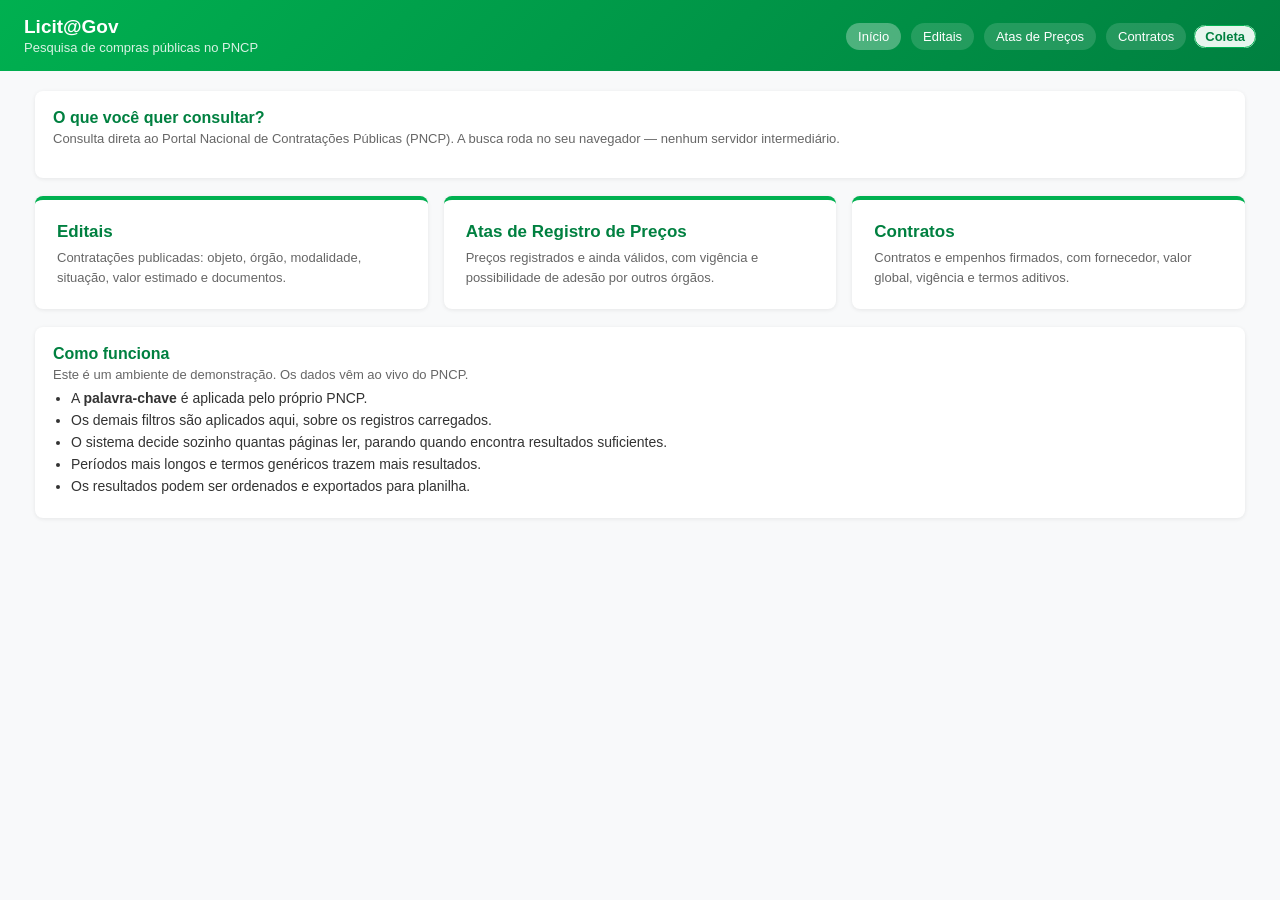
<file: index.html>
<!DOCTYPE html>
<html lang="pt-BR">
<head>
<meta charset="UTF-8">
<meta name="viewport" content="width=device-width, initial-scale=1.0">
<title>Licit@Gov — Pesquisa PNCP</title>
<link rel="stylesheet" href="css/estilo.css">
</head>
<body>

<header class="topo">
    <h1>Licit@Gov <small>Pesquisa de compras públicas no PNCP</small></h1>
    <nav>
        <a href="index.html" class="ativo">Início</a>
        <a href="editais.html">Editais</a>
        <a href="atas.html">Atas de Preços</a>
        <a href="contratos.html">Contratos</a>
        <a href="coleta.html" id="link-coleta">Coleta</a>
    </nav>
</header>

<main>

    <div class="card">
        <h2>O que você quer consultar?</h2>
        <p class="sub">
            Consulta direta ao Portal Nacional de Contratações Públicas (PNCP).
            A busca roda no seu navegador — nenhum servidor intermediário.
        </p>
    </div>

    <div class="cartoes">
        <a class="cartao" href="editais.html">
            <h3>Editais</h3>
            <p>
                Contratações publicadas: objeto, órgão, modalidade, situação,
                valor estimado e documentos.
            </p>
        </a>

        <a class="cartao" href="atas.html">
            <h3>Atas de Registro de Preços</h3>
            <p>
                Preços registrados e ainda válidos, com vigência e possibilidade
                de adesão por outros órgãos.
            </p>
        </a>

        <a class="cartao" href="contratos.html">
            <h3>Contratos</h3>
            <p>
                Contratos e empenhos firmados, com fornecedor, valor global,
                vigência e termos aditivos.
            </p>
        </a>
    </div>

    <div class="card" style="margin-top:18px">
        <h2>Como funciona</h2>
        <p class="sub" style="margin-bottom:8px">
            Este é um ambiente de demonstração. Os dados vêm ao vivo do PNCP.
        </p>
        <ul class="docs">
            <li>A <strong>palavra-chave</strong> é aplicada pelo próprio PNCP.</li>
            <li>Os demais filtros são aplicados aqui, sobre os registros carregados.</li>
            <li>O sistema decide sozinho quantas páginas ler, parando quando encontra resultados suficientes.</li>
            <li>Períodos mais longos e termos genéricos trazem mais resultados.</li>
            <li>Os resultados podem ser ordenados e exportados para planilha.</li>
        </ul>
    </div>

</main>

<script src="js/coleta.js"></script>
<script>atualizarNavColeta();</script>
<script src="js/topo.js"></script>
</body>
</html>
</file>
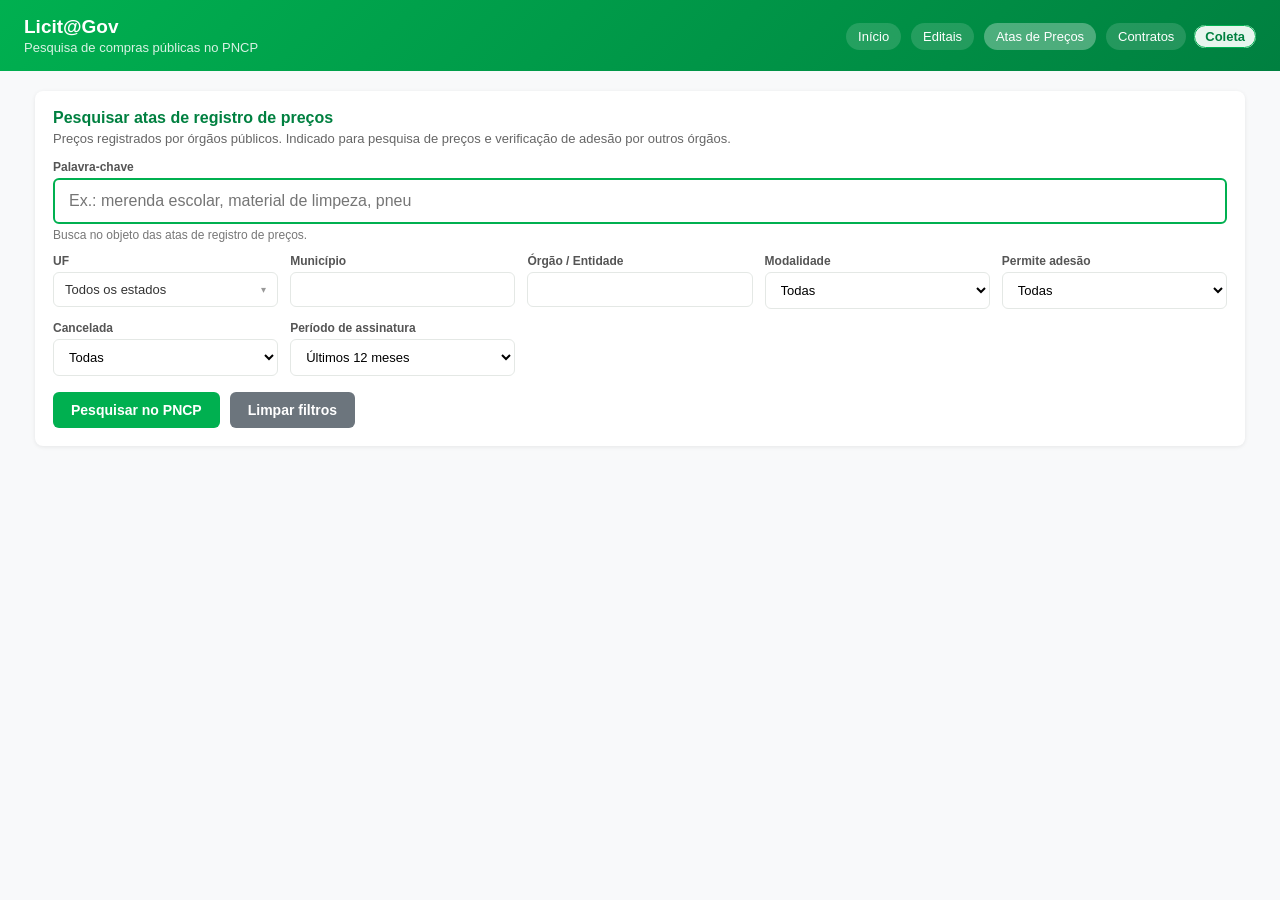
<file: atas.html>
<!DOCTYPE html>
<html lang="pt-BR">
<head>
<meta charset="UTF-8">
<meta name="viewport" content="width=device-width, initial-scale=1.0">
<title>Atas de Registro de Preços — Licit@Gov</title>
<link rel="stylesheet" href="css/estilo.css">
</head>
<body>

<header class="topo">
    <h1>Licit@Gov <small>Pesquisa de compras públicas no PNCP</small></h1>
    <nav>
        <a href="index.html">Início</a>
        <a href="editais.html">Editais</a>
        <a href="atas.html" class="ativo">Atas de Preços</a>
        <a href="contratos.html">Contratos</a>
        <a href="coleta.html" id="link-coleta">Coleta</a>
    </nav>
</header>

<main>

    <div class="card">
        <h2>Pesquisar atas de registro de preços</h2>
        <p class="sub">
            Preços registrados por órgãos públicos. Indicado para pesquisa de preços
            e verificação de adesão por outros órgãos.
        </p>

        <form id="form-filtros">
            <div id="filtros"></div>

            <div class="acoes">
                <button type="submit">Pesquisar no PNCP</button>
                <button type="button" class="sec" id="btn-limpar">Limpar filtros</button>
            </div>
        </form>
    </div>

</main>

<script src="js/filtros.js"></script>
<script>renderizarFiltros('ata');</script>

<script src="js/coleta.js"></script>
<script>atualizarNavColeta();</script>
<script src="js/topo.js"></script>
<script src="js/retomar.js"></script>
</body>
</html>
</file>
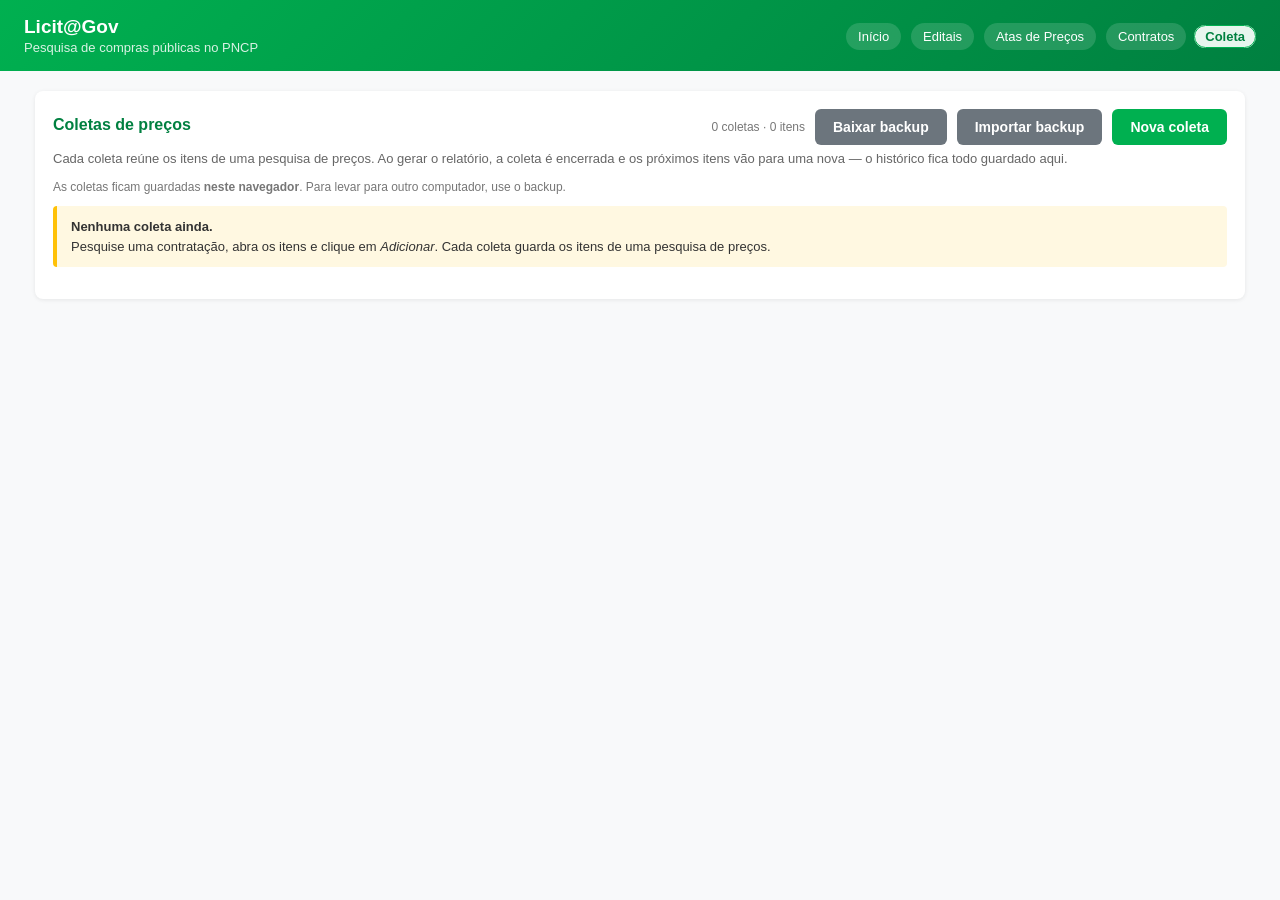
<file: coleta.html>
<!DOCTYPE html>
<html lang="pt-BR">
<head>
<meta charset="UTF-8">
<meta name="viewport" content="width=device-width, initial-scale=1.0">
<title>Coletas de preços — Licit@Gov</title>
<link rel="stylesheet" href="css/estilo.css">
</head>
<body>

<header class="topo">
    <h1>Licit@Gov <small>Pesquisa de compras públicas no PNCP</small></h1>
    <nav>
        <a href="index.html">Início</a>
        <a href="editais.html">Editais</a>
        <a href="atas.html">Atas de Preços</a>
        <a href="contratos.html">Contratos</a>
        <a href="coleta.html" id="link-coleta">Coleta</a>
    </nav>
</header>

<main>

    <div class="card">
        <div class="linha">
            <h2>Coletas de preços</h2>
            <span class="espaco"></span>
            <span id="resumo-geral" class="mudo"></span>
            <button class="sec" id="btnBackup">Baixar backup</button>
            <button class="sec" id="btnImportar">Importar backup</button>
            <button id="btnNovaColeta">Nova coleta</button>
        </div>

        <input type="file" id="arquivoBackup" accept=".json,application/json" hidden>

        <p class="sub" style="margin-top: 6px">
            Cada coleta reúne os itens de uma pesquisa de preços. Ao gerar o
            relatório, a coleta é encerrada e os próximos itens vão para uma
            nova — o histórico fica todo guardado aqui.
        </p>

        <p class="mudo" style="margin-top: 4px">
            As coletas ficam guardadas <strong>neste navegador</strong>. Para
            levar para outro computador, use o backup.
        </p>

        <div id="aviso"></div>
        <div id="lista"></div>
    </div>

</main>

<script src="js/relatorio.js"></script>
<script src="js/coleta.js"></script>
<script src="js/coleta-pagina.js"></script>

<script src="js/topo.js"></script>
<script src="js/retomar.js"></script>
</body>
</html>
</file>
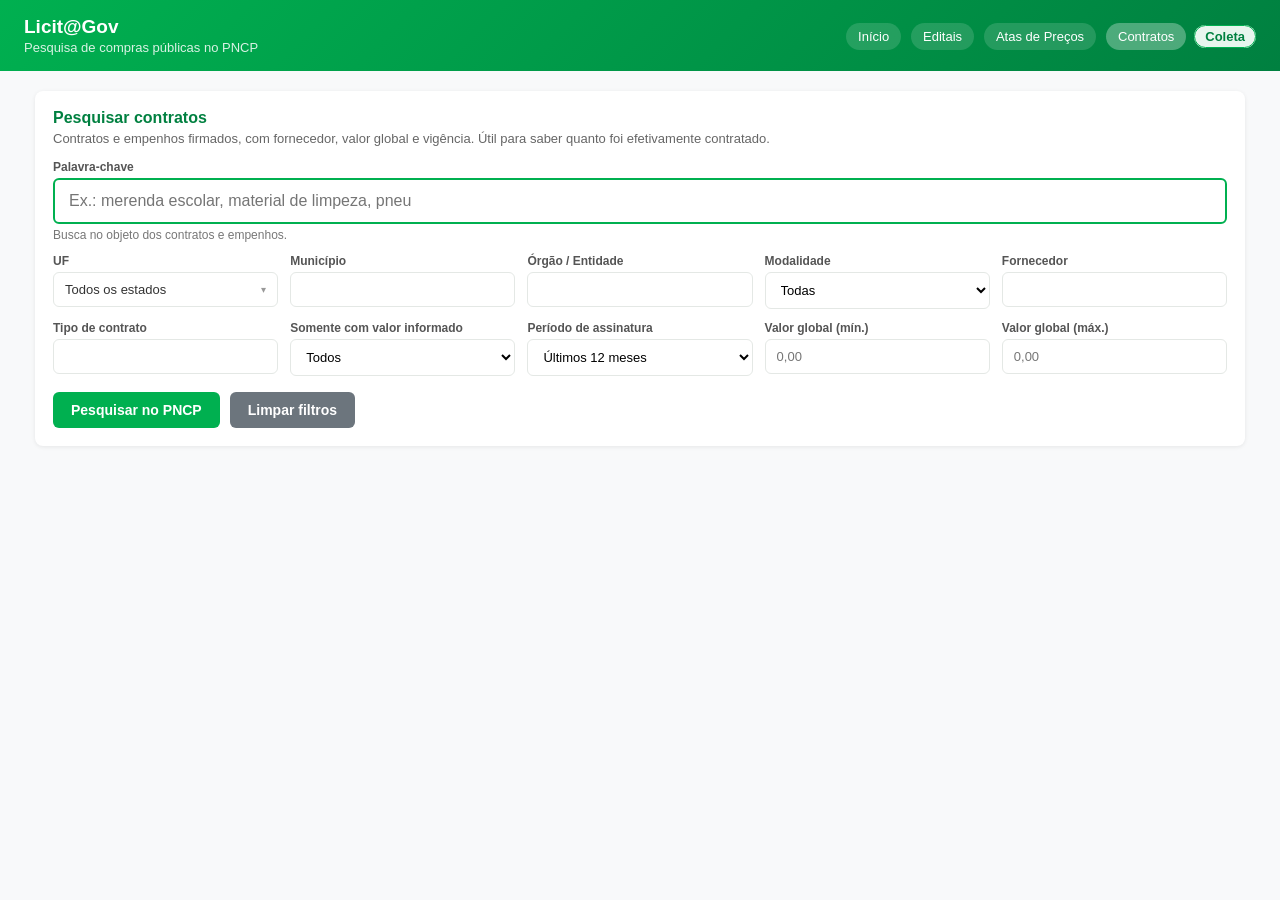
<file: contratos.html>
<!DOCTYPE html>
<html lang="pt-BR">
<head>
<meta charset="UTF-8">
<meta name="viewport" content="width=device-width, initial-scale=1.0">
<title>Contratos — Licit@Gov</title>
<link rel="stylesheet" href="css/estilo.css">
</head>
<body>

<header class="topo">
    <h1>Licit@Gov <small>Pesquisa de compras públicas no PNCP</small></h1>
    <nav>
        <a href="index.html">Início</a>
        <a href="editais.html">Editais</a>
        <a href="atas.html">Atas de Preços</a>
        <a href="contratos.html" class="ativo">Contratos</a>
        <a href="coleta.html" id="link-coleta">Coleta</a>
    </nav>
</header>

<main>

    <div class="card">
        <h2>Pesquisar contratos</h2>
        <p class="sub">
            Contratos e empenhos firmados, com fornecedor, valor global e vigência.
            Útil para saber quanto foi efetivamente contratado.
        </p>

        <form id="form-filtros">
            <div id="filtros"></div>

            <div class="acoes">
                <button type="submit">Pesquisar no PNCP</button>
                <button type="button" class="sec" id="btn-limpar">Limpar filtros</button>
            </div>
        </form>
    </div>

</main>

<script src="js/filtros.js"></script>
<script>renderizarFiltros('contrato');</script>

<script src="js/coleta.js"></script>
<script>atualizarNavColeta();</script>
<script src="js/topo.js"></script>
<script src="js/retomar.js"></script>
</body>
</html>
</file>
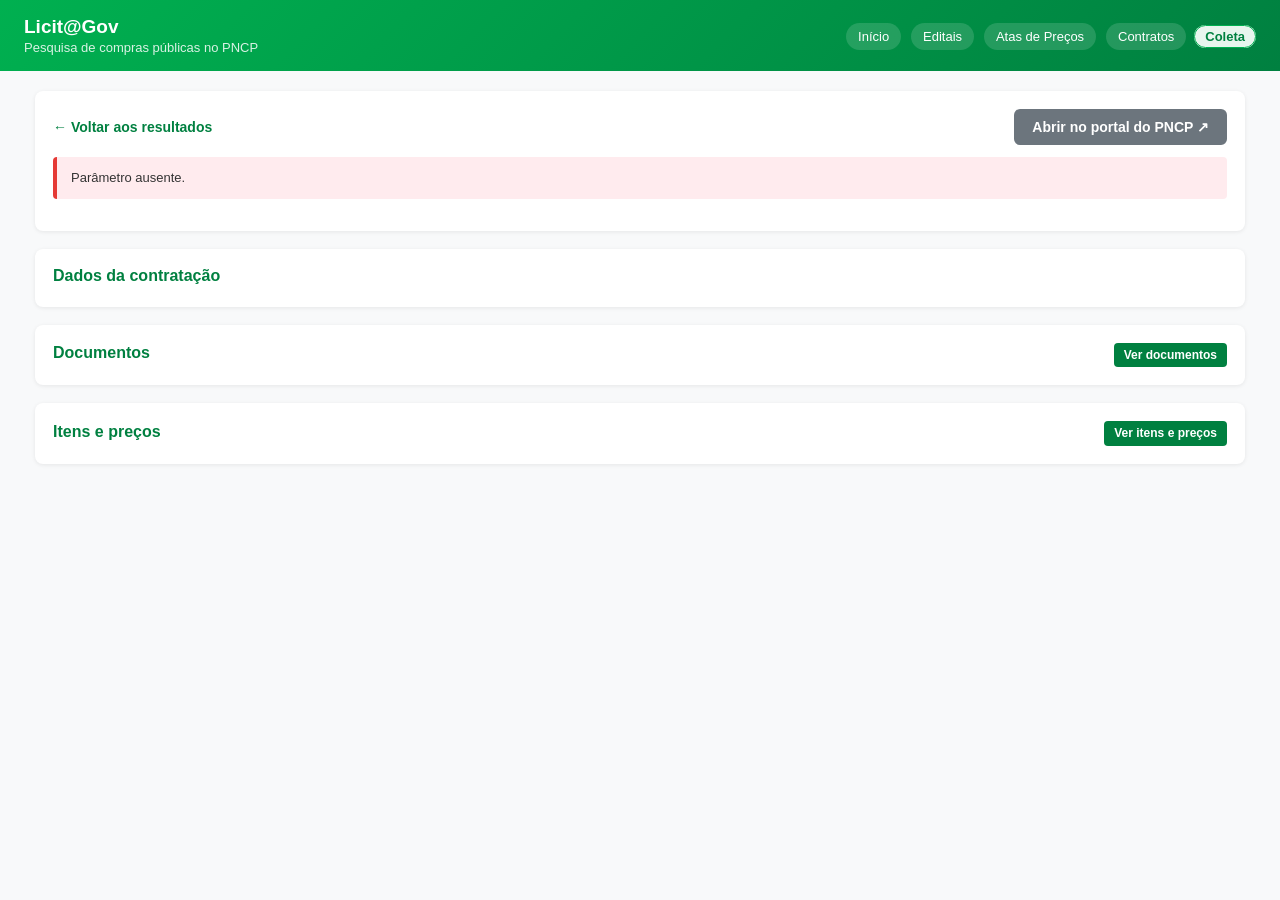
<file: detalhe.html>
<!DOCTYPE html>
<html lang="pt-BR">
<head>
<meta charset="UTF-8">
<meta name="viewport" content="width=device-width, initial-scale=1.0">
<title>Detalhe — Licit@Gov</title>
<link rel="stylesheet" href="css/estilo.css">
</head>
<body>

<header class="topo">
    <h1>Licit@Gov <small>Pesquisa de compras públicas no PNCP</small></h1>
    <nav>
        <a href="index.html">Início</a>
        <a href="editais.html">Editais</a>
        <a href="atas.html">Atas de Preços</a>
        <a href="contratos.html">Contratos</a>
        <a href="coleta.html" id="link-coleta">Coleta</a>
    </nav>
</header>

<main>

    <div class="card">
        <div class="linha">
            <a class="link" href="javascript:history.back()">← Voltar aos resultados</a>
            <span class="espaco"></span>
            <a class="botao sec" id="linkPortal" href="#" target="_blank" rel="noopener">
                Abrir no portal do PNCP ↗
            </a>
        </div>

        <div id="status" style="margin-top:12px"></div>
    </div>

    <div class="card">
        <h2>Dados da contratação</h2>
        <div id="dados"></div>
    </div>

    <div class="card">
        <div class="linha">
            <h2>Documentos</h2>
            <span class="espaco"></span>
            <button class="mini" id="btnDocumentos">Ver documentos</button>
        </div>
        <div id="arquivos"></div>
    </div>

    <div class="card" id="bloco-itens">
        <div class="linha">
            <h2>Itens e preços</h2>
            <span class="espaco"></span>
            <button class="mini" id="btnItens">Ver itens e preços</button>
        </div>
        <div id="itens"></div>
    </div>

    <div class="card" id="bloco-termos" style="display: none;">
        <div class="linha">
            <h2>Termos do contrato</h2>
            <span class="espaco"></span>
            <button class="mini" id="btnTermos">Ver termos</button>
        </div>
        <div id="termos"></div>
    </div>

</main>

<script src="js/coleta.js"></script>
<script src="js/api.js"></script>
<script src="js/detalhe.js"></script>

<script src="js/topo.js"></script>
</body>
</html>
</file>
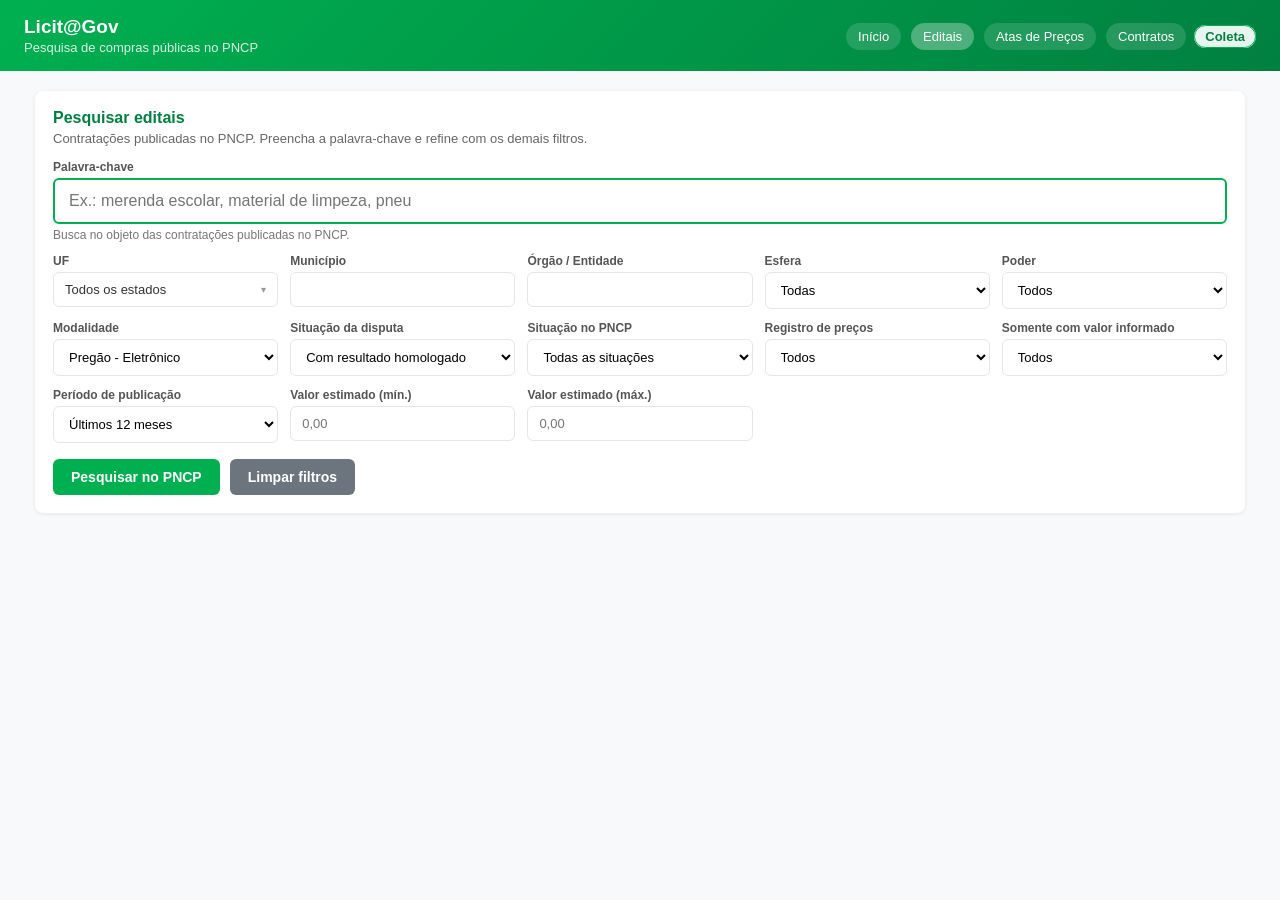
<file: editais.html>
<!DOCTYPE html>
<html lang="pt-BR">
<head>
<meta charset="UTF-8">
<meta name="viewport" content="width=device-width, initial-scale=1.0">
<title>Editais — Licit@Gov</title>
<link rel="stylesheet" href="css/estilo.css">
</head>
<body>

<header class="topo">
    <h1>Licit@Gov <small>Pesquisa de compras públicas no PNCP</small></h1>
    <nav>
        <a href="index.html">Início</a>
        <a href="editais.html" class="ativo">Editais</a>
        <a href="atas.html">Atas de Preços</a>
        <a href="contratos.html">Contratos</a>
        <a href="coleta.html" id="link-coleta">Coleta</a>
    </nav>
</header>

<main>

    <div class="card">
        <h2>Pesquisar editais</h2>
        <p class="sub">
            Contratações publicadas no PNCP. Preencha a palavra-chave e refine com os demais filtros.
        </p>

        <form id="form-filtros">
            <div id="filtros"></div>

            <div class="acoes">
                <button type="submit">Pesquisar no PNCP</button>
                <button type="button" class="sec" id="btn-limpar">Limpar filtros</button>
            </div>
        </form>
    </div>

</main>

<script src="js/filtros.js"></script>
<script>renderizarFiltros('edital');</script>

<script src="js/coleta.js"></script>
<script>atualizarNavColeta();</script>
<script src="js/topo.js"></script>
<script src="js/retomar.js"></script>
</body>
</html>
</file>
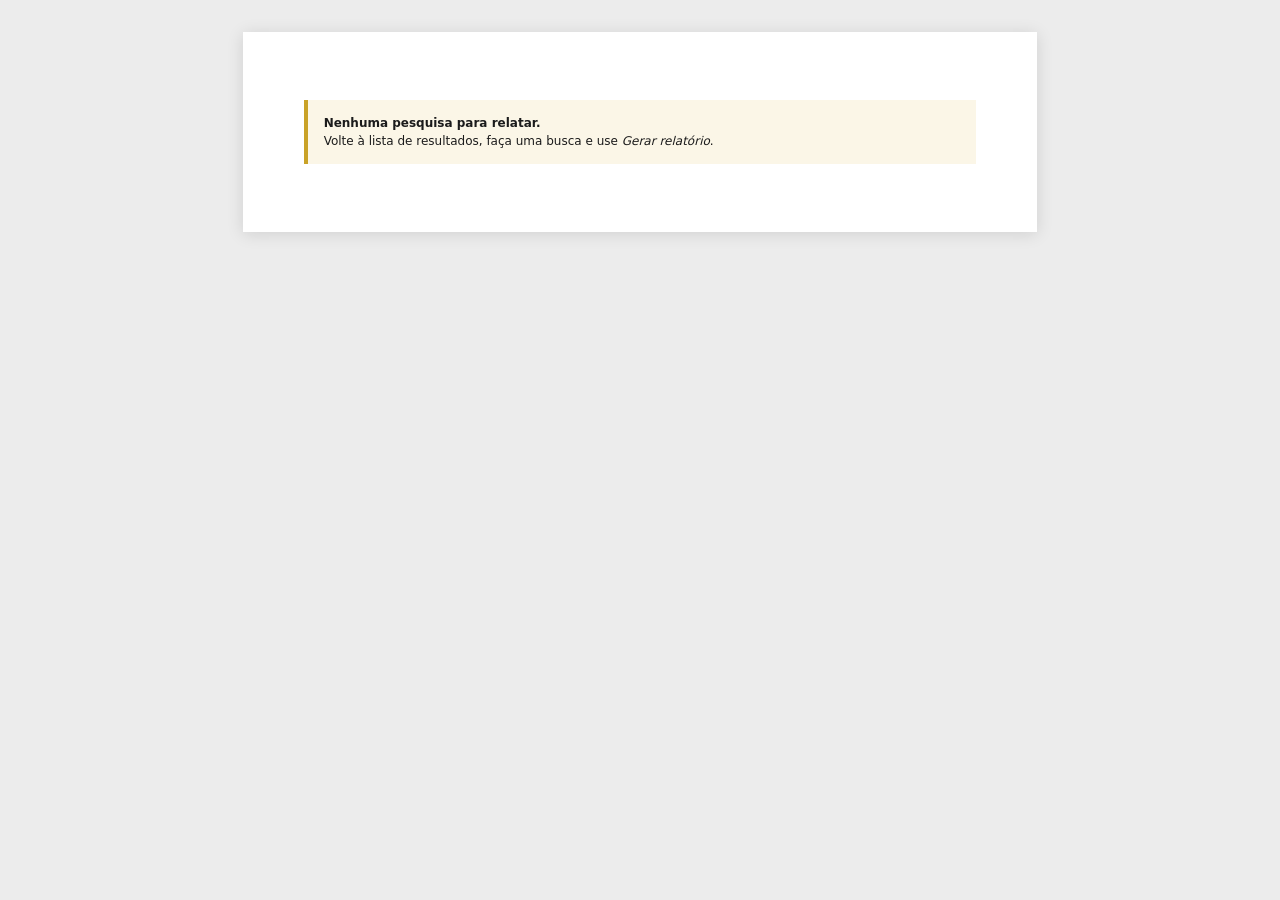
<file: relatorio.html>
<!DOCTYPE html>
<html lang="pt-BR">
<head>
    <meta charset="utf-8">
    <meta name="viewport" content="width=device-width, initial-scale=1">
    <title>Relatório de pesquisa de preços — Licit@Gov</title>
    <link rel="stylesheet" href="css/relatorio.css">
</head>
<body>

    <main id="folha">
        <p class="mudo">Carregando…</p>
    </main>

    <script src="js/relatorio-pesquisa.js"></script>

</body>
</html>
</file>
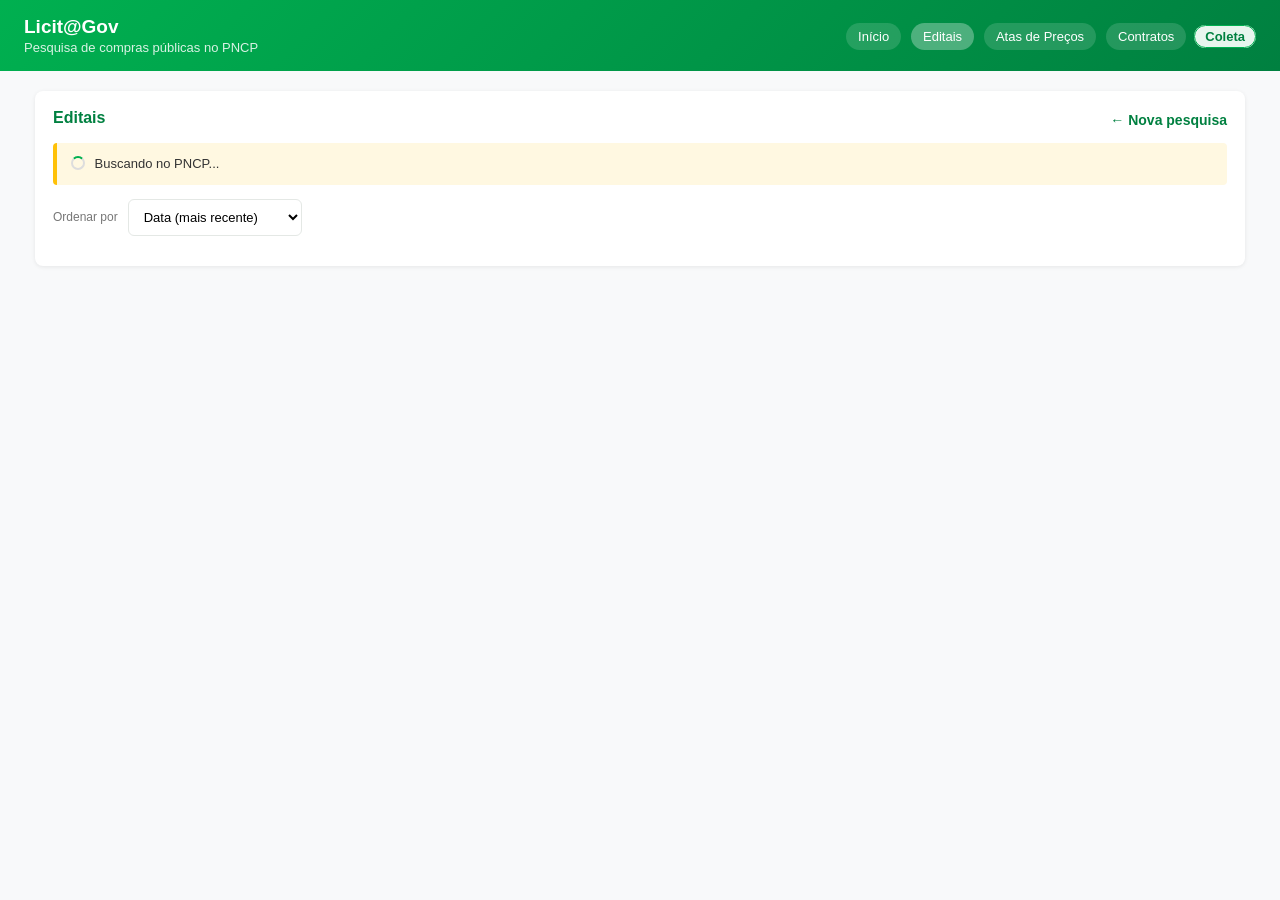
<file: resultados.html>
<!DOCTYPE html>
<html lang="pt-BR">
<head>
<meta charset="UTF-8">
<meta name="viewport" content="width=device-width, initial-scale=1.0">
<title>Resultados — Licit@Gov</title>
<link rel="stylesheet" href="css/estilo.css">
</head>
<body>

<header class="topo">
    <h1>Licit@Gov <small>Pesquisa de compras públicas no PNCP</small></h1>
    <nav>
        <a href="index.html">Início</a>
        <a href="editais.html" data-tipo="edital">Editais</a>
        <a href="atas.html" data-tipo="ata">Atas de Preços</a>
        <a href="contratos.html" data-tipo="contrato">Contratos</a>
        <a href="coleta.html" id="link-coleta">Coleta</a>
    </nav>
</header>

<main>

    <div class="card">
        <div class="linha">
            <h2 id="titulo">Resultados</h2>
            <span class="espaco"></span>
            <a class="link" id="voltar" href="editais.html">← Nova pesquisa</a>
        </div>

        <div id="status" style="margin-top: 12px"></div>

        <div class="linha" id="barra-resultados" style="margin: 4px 0 12px;">
            <label for="ordenacao" class="mudo">Ordenar por</label>
            <select id="ordenacao" style="width: auto;">
                <option value="data">Data (mais recente)</option>
                <option value="valor-desc">Valor (maior primeiro)</option>
                <option value="valor-asc">Valor (menor primeiro)</option>
                <option value="orgao">Órgão (A-Z)</option>
            </select>
            <span class="espaco"></span>
            <button class="sec" id="btnBuscarMais" style="display: none;">Buscar mais</button>
        </div>

        <div id="tabela"></div>
    </div>

</main>

<script src="js/filtros.js"></script>
<script src="js/api.js"></script>
<script src="js/busca.js"></script>
<script src="js/retomar.js"></script>
<script src="js/resultados.js"></script>

<script src="js/coleta.js"></script>
<script>atualizarNavColeta();</script>
<script src="js/topo.js"></script>
</body>
</html>
</file>
<file: css/estilo.css>
/* ====== Licit@Gov — estilo base ====== */

:root {
    --verde: #00B050;
    --verde-escuro: #008040;
    --cinza-claro: #B3BEB2;
    --fundo: #F8F9FA;
    --texto: #333;
    --borda: #E4E8E5;
    --sombra: 0 1px 4px rgba(0, 0, 0, .08);
}

* { box-sizing: border-box; }

body {
    margin: 0;
    font-family: "Segoe UI", Aptos, Inter, sans-serif;
    background: var(--fundo);
    color: var(--texto);
    font-size: 14px;
}

/* ---------- topo ---------- */

.topo {
    background: linear-gradient(135deg, var(--verde), var(--verde-escuro));
    color: #fff;
    padding: 16px 24px;
    display: flex;
    align-items: center;
    justify-content: space-between;
    flex-wrap: wrap;
    gap: 12px;
}

.topo h1 { margin: 0; font-size: 19px; font-weight: 600; }
.topo h1 small { font-weight: 400; opacity: .85; font-size: 13px; display: block; margin-top: 2px; }

.topo nav a {
    color: #fff;
    text-decoration: none;
    font-size: 13px;
    padding: 6px 12px;
    border-radius: 20px;
    background: rgba(255, 255, 255, .14);
    margin-left: 6px;
}
.topo nav a:hover, .topo nav a.ativo { background: rgba(255, 255, 255, .3); }

/* ---------- estrutura ---------- */

main { max-width: 1250px; margin: 0 auto; padding: 20px; }

.card {
    background: #fff;
    border-radius: 8px;
    box-shadow: var(--sombra);
    padding: 18px;
    margin-bottom: 18px;
}

.card h2 {
    margin: 0 0 4px;
    font-size: 16px;
    color: var(--verde-escuro);
}

.card p.sub { margin: 0 0 14px; font-size: 13px; color: #666; }

/* ---------- formulários ---------- */

.grid {
    display: grid;
    grid-template-columns: repeat(auto-fit, minmax(200px, 1fr));
    gap: 12px;
}

.campo { display: flex; flex-direction: column; gap: 4px; }
.campo label { font-size: 12px; font-weight: 600; color: #555; }
.campo.destaque { grid-column: 1 / -1; }
.campo.destaque input { font-size: 16px; padding: 12px 14px; border-width: 2px; }

input, select {
    padding: 9px 11px;
    border: 1px solid var(--borda);
    border-radius: 6px;
    font-size: 13px;
    font-family: inherit;
    background: #fff;
    width: 100%;
}

input:focus, select:focus {
    outline: none;
    border-color: var(--verde);
    box-shadow: 0 0 0 3px rgba(0, 176, 80, .12);
}

.campo.destaque input { border: 2px solid var(--verde); }

/* ---------- seletor de UF com caixas de marcar ---------- */

.uf-campo { position: relative; }

.uf-botao {
    width: 100%;
    background: #fff;
    color: var(--texto);
    border: 1px solid var(--borda);
    border-radius: 6px;
    padding: 9px 11px;
    font-size: 13px;
    font-weight: 400;
    display: flex;
    align-items: center;
    justify-content: space-between;
    gap: 8px;
    cursor: pointer;
    text-align: left;
}

.uf-botao:hover { border-color: var(--verde); }

.uf-botao.aberto {
    border-color: var(--verde);
    box-shadow: 0 0 0 3px rgba(0, 176, 80, .12);
}

.uf-botao .seta { color: #999; font-size: 10px; }

.uf-painel {
    position: absolute;
    z-index: 60;
    top: calc(100% + 6px);
    left: 0;
    min-width: 340px;
    max-height: 320px;
    overflow-y: auto;
    background: #fff;
    border: 1px solid var(--borda);
    border-radius: 8px;
    box-shadow: 0 10px 28px rgba(0, 0, 0, .14);
    padding: 10px 14px 12px;
}

.uf-acoes {
    display: flex;
    justify-content: flex-end;
    border-bottom: 1px solid #F0F0F0;
    padding-bottom: 8px;
    margin-bottom: 4px;
}

.uf-acoes a { font-size: 11px; }

.uf-grupo strong {
    display: block;
    font-size: 10px;
    text-transform: uppercase;
    letter-spacing: .05em;
    color: #999;
    margin: 10px 0 5px;
}

.uf-opcoes {
    display: flex;
    flex-wrap: wrap;
    gap: 6px 16px;
}

.uf-opcoes label {
    display: flex;
    align-items: center;
    gap: 5px;
    font-size: 12px;
    font-weight: 400;
    color: var(--texto);
    cursor: pointer;
    white-space: nowrap;
}

.uf-opcoes input[type=checkbox] {
    width: auto;
    margin: 0;
    accent-color: var(--verde);
    cursor: pointer;
}

.acoes { margin-top: 16px; display: flex; gap: 10px; flex-wrap: wrap; }

button, .botao {
    padding: 10px 18px;
    border: none;
    border-radius: 6px;
    background: var(--verde);
    color: #fff;
    font-size: 14px;
    font-weight: 600;
    cursor: pointer;
    text-decoration: none;
    display: inline-block;
}

button.sec, .botao.sec { background: #6c757d; }
button:hover, .botao:hover { filter: brightness(.94); }
button:disabled { opacity: .5; cursor: not-allowed; }

/* ---------- tabelas ---------- */

.tabela-wrap { overflow-x: auto; }

table { width: 100%; border-collapse: collapse; font-size: 13px; }

th, td {
    text-align: left;
    padding: 10px 8px;
    border-bottom: 1px solid #EEE;
    vertical-align: top;
}

th {
    background: #F1F3F4;
    font-size: 11px;
    text-transform: uppercase;
    letter-spacing: .03em;
    color: #555;
    white-space: nowrap;
}

tbody tr:hover td { background: #FAFAFA; }

td.num { white-space: nowrap; font-variant-numeric: tabular-nums; }

/* ---------- avisos ---------- */

.aviso {
    background: #FFF8E1;
    border-left: 4px solid #FFC107;
    padding: 11px 14px;
    font-size: 13px;
    border-radius: 4px;
    margin-bottom: 14px;
    line-height: 1.5;
}

.aviso.ok { background: #E8F5E9; border-left-color: var(--verde); }
.aviso.erro { background: #FFEBEE; border-left-color: #E53935; }

/* ---------- utilidades ---------- */

.linha { display: flex; gap: 10px; align-items: center; flex-wrap: wrap; }
.espaco { flex: 1; }
.mudo { color: #777; font-size: 12px; }
.tag {
    display: inline-block;
    background: #E8F5E9;
    color: var(--verde-escuro);
    border-radius: 12px;
    padding: 2px 9px;
    font-size: 11px;
    font-weight: 600;
}
a { color: var(--verde-escuro); }
a.link { font-weight: 600; text-decoration: none; }
a.link:hover { text-decoration: underline; }

.carregando {
    display: inline-block;
    width: 14px; height: 14px;
    border: 2px solid #ddd;
    border-top-color: var(--verde);
    border-radius: 50%;
    animation: girar .7s linear infinite;
    vertical-align: -2px;
    margin-right: 6px;
}
@keyframes girar { to { transform: rotate(360deg); } }

/* ---------- página inicial ---------- */

.cartoes { display: grid; grid-template-columns: repeat(auto-fit, minmax(260px, 1fr)); gap: 16px; }

.cartao {
    background: #fff;
    border-radius: 8px;
    box-shadow: var(--sombra);
    padding: 22px;
    text-decoration: none;
    color: var(--texto);
    border-top: 4px solid var(--verde);
    transition: transform .12s ease, box-shadow .12s ease;
}

.cartao:hover { transform: translateY(-2px); box-shadow: 0 6px 16px rgba(0,0,0,.1); }
.cartao h3 { margin: 0 0 6px; color: var(--verde-escuro); font-size: 17px; }
.cartao p { margin: 0; font-size: 13px; color: #666; line-height: 1.5; }

/* ---------- detalhe ---------- */

.dados { display: grid; grid-template-columns: repeat(auto-fit, minmax(280px, 1fr)); gap: 14px; }
.dado { border-bottom: 1px solid #F0F0F0; padding-bottom: 8px; }
.dado .rotulo { font-size: 11px; text-transform: uppercase; color: #888; letter-spacing: .04em; }
.dado .valor { font-size: 14px; margin-top: 3px; word-break: break-word; }

.docs { margin: 0; padding-left: 18px; }
.docs li { margin-bottom: 6px; }

.paginacao { display: flex; gap: 8px; align-items: center; margin-top: 14px; flex-wrap: wrap; }

/* ---------- seleção de registros ---------- */

.tabela-wrap input[type=checkbox] {
    width: auto;
    margin: 0;
    accent-color: var(--verde);
    cursor: pointer;
}

#contador-selecao { font-size: 12px; }

.aviso-coleta {
    font-size: 11.5px;
    color: #7A5E12;
    background: #FBF6E7;
    border: 1px solid #E8D9A8;
    border-radius: 4px;
    padding: 3px 8px;
}

/* ---------- coleta de preços ---------- */

.acoes-item { white-space: nowrap; }
.acoes-item .mini + .mini { margin-left: 6px; }

/* link do topo: precisa ser visível, não apagado */
nav a#link-coleta {
    background: #E8F5EE;
    color: var(--verde-escuro);
    border: 1px solid var(--verde);
    border-radius: 14px;
    padding: 3px 10px;
    font-weight: 600;
    margin-left: 4px;
}

nav a#link-coleta:hover {
    background: var(--verde);
    color: #fff;
}

nav a#link-coleta.com-itens {
    background: var(--verde);
    color: #fff;
}

/* cada coleta do histórico */
details.coleta {
    border: 1px solid var(--borda);
    border-left: 3px solid var(--borda);
    border-radius: 6px;
    padding: 10px 14px;
    margin-bottom: 12px;
    background: #fff;
}

details.coleta[open] {
    border-left-color: var(--verde);
}

details.coleta summary {
    cursor: pointer;
    font-size: 13px;
    padding: 2px 0;
}

details.coleta summary strong { font-size: 13.5px; }

.coleta-acoes {
    display: flex;
    gap: 8px;
    flex-wrap: wrap;
    margin: 10px 0;
}

button:disabled { opacity: .5; cursor: not-allowed; }

/* ---------- botão pequeno e linha de preços ---------- */

button.mini {
    padding: 4px 10px;
    font-size: 12px;
    font-weight: 600;
    border-radius: 4px;
    background: var(--verde-escuro);
    white-space: nowrap;
    line-height: 1.4;
}

button.mini:hover { background: var(--verde); }

tr.linha-precos > td {
    background: #F7F9F8;
    border-left: 3px solid var(--verde);
    padding: 10px 14px;
}

table.precos-tabela { font-size: 12px; }
table.precos-tabela th { font-size: 10px; padding: 6px 8px; }
table.precos-tabela td { padding: 6px 8px; }

@media (max-width: 640px) {
    main { padding: 12px; }
    th { font-size: 10px; }
    td, th { padding: 8px 6px; }
}

/* ---------- voltar ao topo ---------- */

.botao-topo {
    position: fixed;
    right: 20px;
    bottom: 20px;
    width: 44px;
    height: 44px;
    padding: 0;
    border-radius: 50%;
    border: 1px solid var(--verde);
    background: #fff;
    color: var(--verde-escuro);
    font-size: 18px;
    font-weight: 700;
    line-height: 1;
    cursor: pointer;
    box-shadow: 0 4px 14px rgba(0, 0, 0, .16);
    opacity: 0;
    pointer-events: none;
    transform: translateY(8px);
    transition: opacity .18s ease, transform .18s ease, background .18s ease;
    z-index: 80;
}

.botao-topo.visivel {
    opacity: 1;
    pointer-events: auto;
    transform: translateY(0);
}

.botao-topo:hover {
    background: var(--verde);
    color: #fff;
}

.botao-topo:focus-visible {
    outline: 3px solid rgba(0, 176, 80, .35);
    outline-offset: 2px;
}

@media print {
    .botao-topo { display: none; }
}

/* ---------- retomar pesquisa ---------- */

.retomar {
    display: flex;
    align-items: center;
    gap: 10px;
    flex-wrap: wrap;
    margin-bottom: 14px;
}

.retomar .botao {
    padding: 6px 12px;
    font-size: 12px;
}
</file>
<file: css/relatorio.css>
/* ====== Relatório de pesquisa — tela e impressão ====== */

:root {
    --texto: #1B1B1B;
    --mudo: #666;
    --borda: #C9C9C9;
    --verde: #00B050;
    --verde-escuro: #00703A;
}

* { box-sizing: border-box; }

body {
    margin: 0;
    padding: 32px 16px 64px;
    background: #ECECEC;
    color: var(--texto);
    font-family: "Segoe UI", system-ui, -apple-system, Arial, sans-serif;
    font-size: 12px;
    line-height: 1.5;
}

#folha {
    max-width: 210mm;
    margin: 0 auto;
    background: #fff;
    padding: 18mm 16mm;
    box-shadow: 0 2px 16px rgba(0, 0, 0, .12);
}

h1 {
    font-size: 20px;
    margin: 0 0 4px;
    color: var(--verde-escuro);
}

h2 {
    font-size: 12px;
    text-transform: uppercase;
    letter-spacing: .05em;
    margin: 22px 0 8px;
    padding-bottom: 4px;
    color: var(--verde-escuro);
    border-bottom: 1px solid var(--borda);
}

.sub, .mudo { color: var(--mudo); }

table { width: 100%; border-collapse: collapse; margin: 8px 0; }

th, td {
    border: 1px solid var(--borda);
    padding: 5px 7px;
    text-align: left;
    vertical-align: top;
}

thead th { background: #F4F6F5; font-size: 11px; }

.num { text-align: right; white-space: nowrap; }
.centro { text-align: center; }

.identificacao th { width: 34%; background: #F9FAF9; }
.valores th { width: 55%; background: #F9FAF9; }

.filtros { margin: 0; padding-left: 18px; }
.filtros li { margin-bottom: 2px; }

.metodologia { list-style: none; padding-left: 2px; }
.metodologia li { margin-bottom: 4px; }

.pauta {
    border-bottom: 1px solid var(--borda);
    height: 18px;
    margin-bottom: 10px;
}

.assinatura { margin-top: 36px; }
.assinatura p {
    margin: 30px 0 0;
    padding-bottom: 2px;
    width: 82%;
    border-bottom: 1px solid #999;
}

.acoes {
    margin-top: 28px;
    display: flex;
    gap: 16px;
    align-items: center;
}

button {
    background: var(--verde-escuro);
    color: #fff;
    border: 0;
    padding: 10px 18px;
    border-radius: 6px;
    font-size: 13px;
    cursor: pointer;
}

button:hover { background: var(--verde); }

.aviso {
    padding: 14px 16px;
    border-left: 4px solid #C9A227;
    background: #FBF6E7;
}

.alerta {
    padding: 9px 12px;
    border-left: 3px solid #C9A227;
    background: #FBF6E7;
}

a { color: var(--verde-escuro); }

/* ---------- impressão ---------- */

@media print {
    body {
        background: #fff;
        padding: 0;
        font-size: 10.5px;
    }

    #folha {
        max-width: none;
        padding: 0;
        box-shadow: none;
    }

    .nao-imprimir { display: none; }

    h2 { break-after: avoid; }
    tr { break-inside: avoid; }
    section { break-inside: auto; }

    a { color: var(--texto); text-decoration: none; }

    @page { margin: 15mm; }
}
</file>
